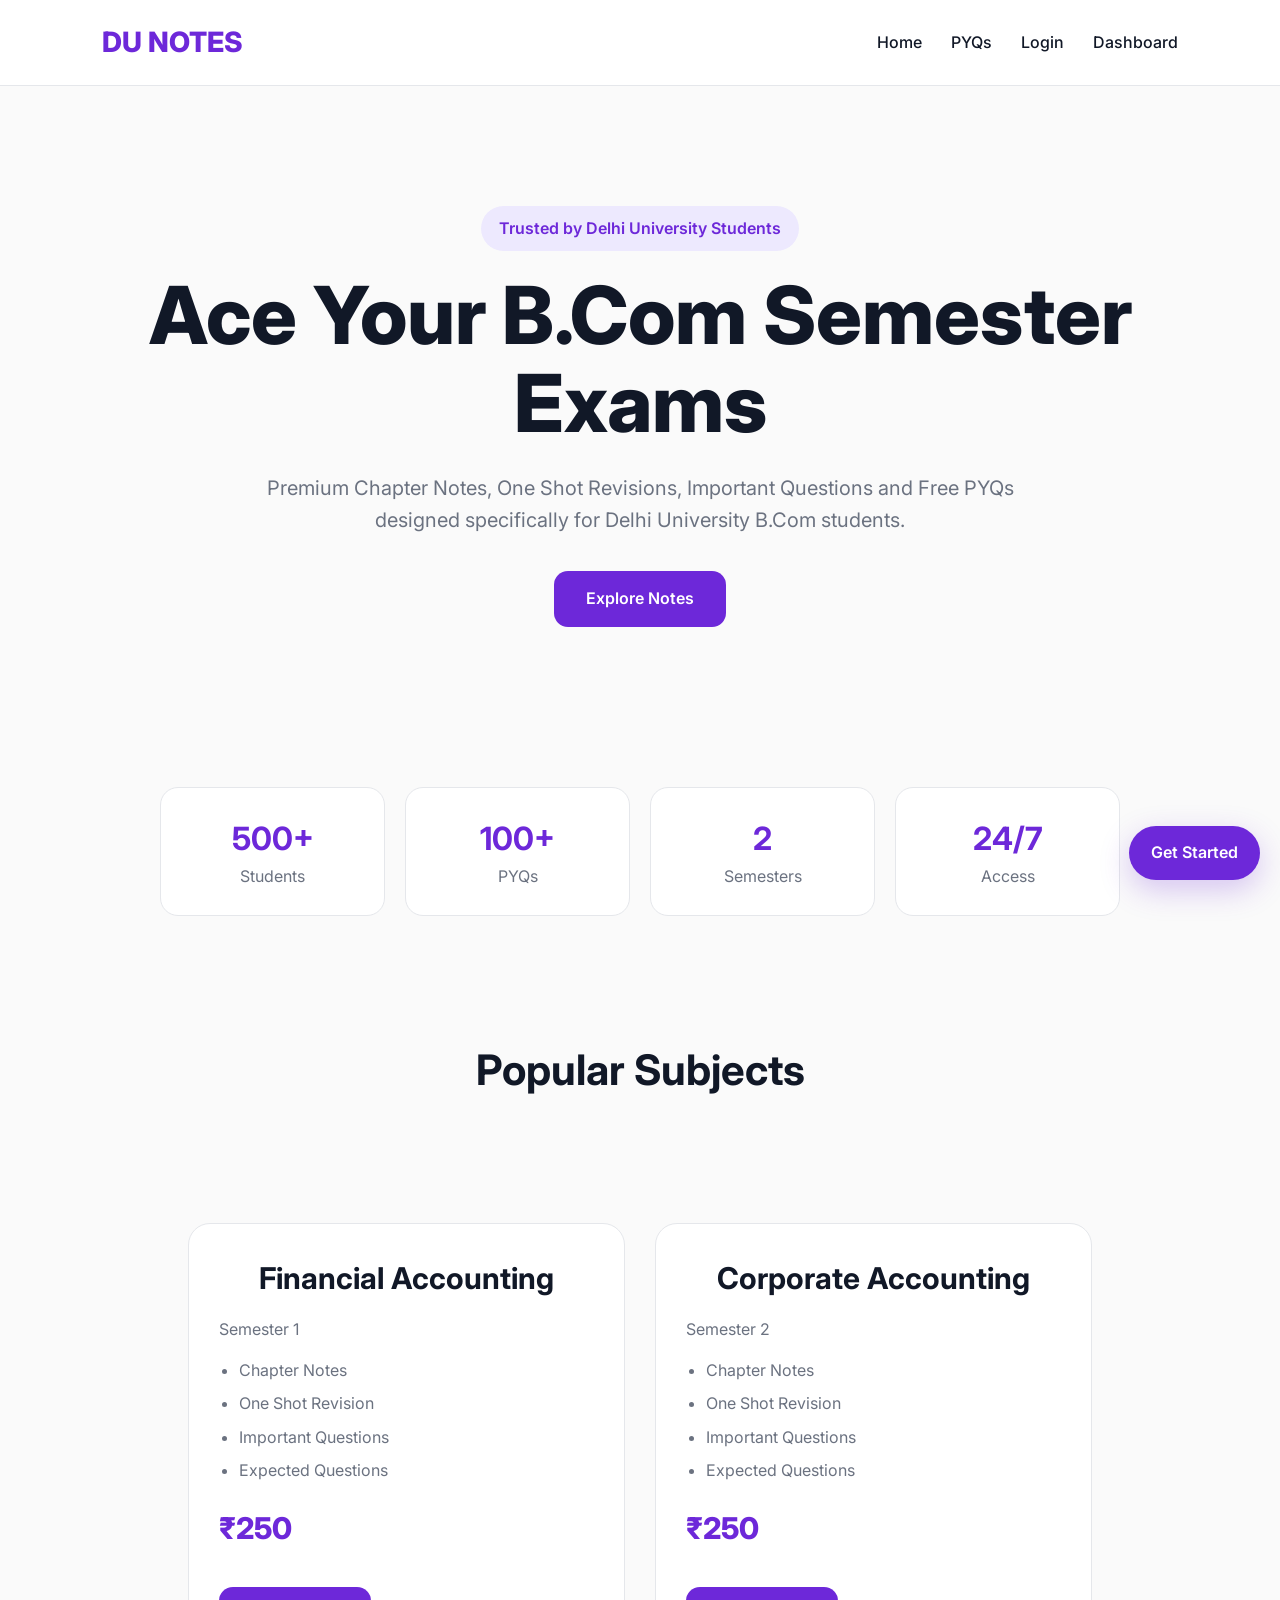
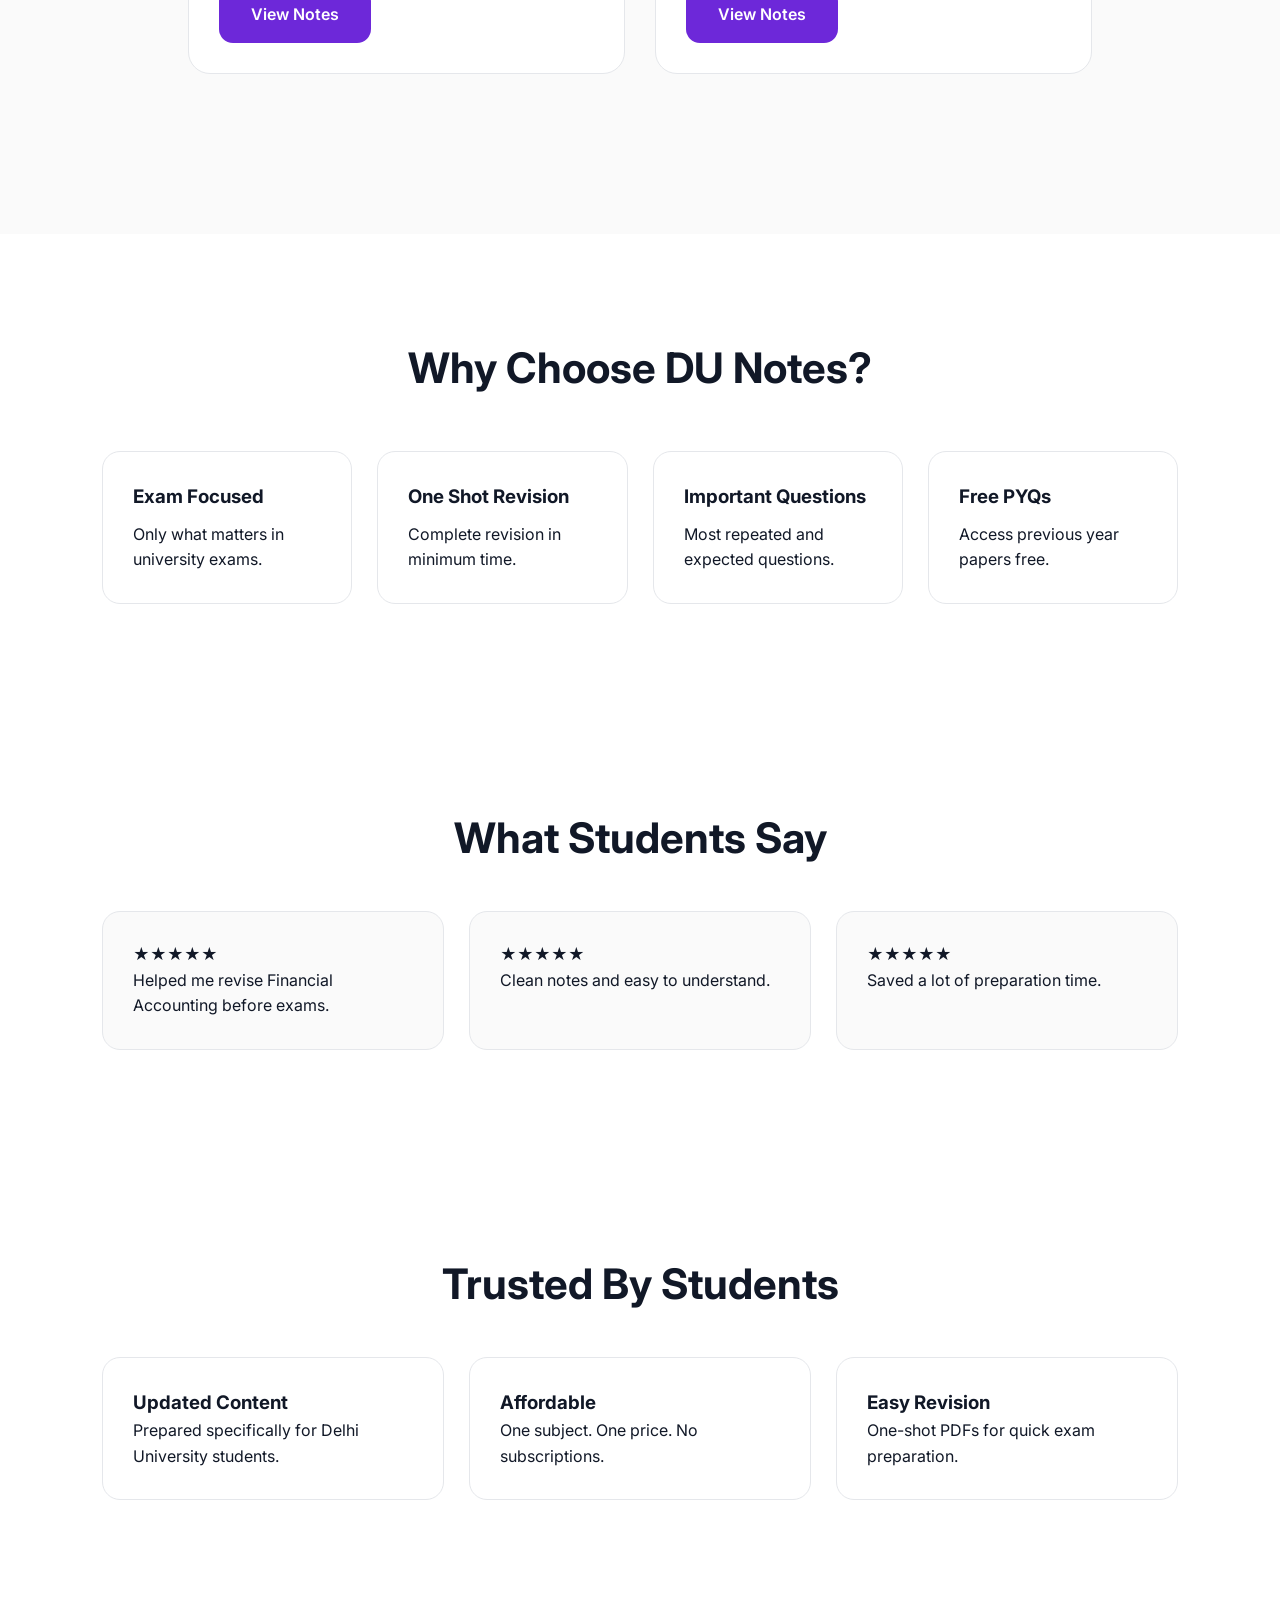
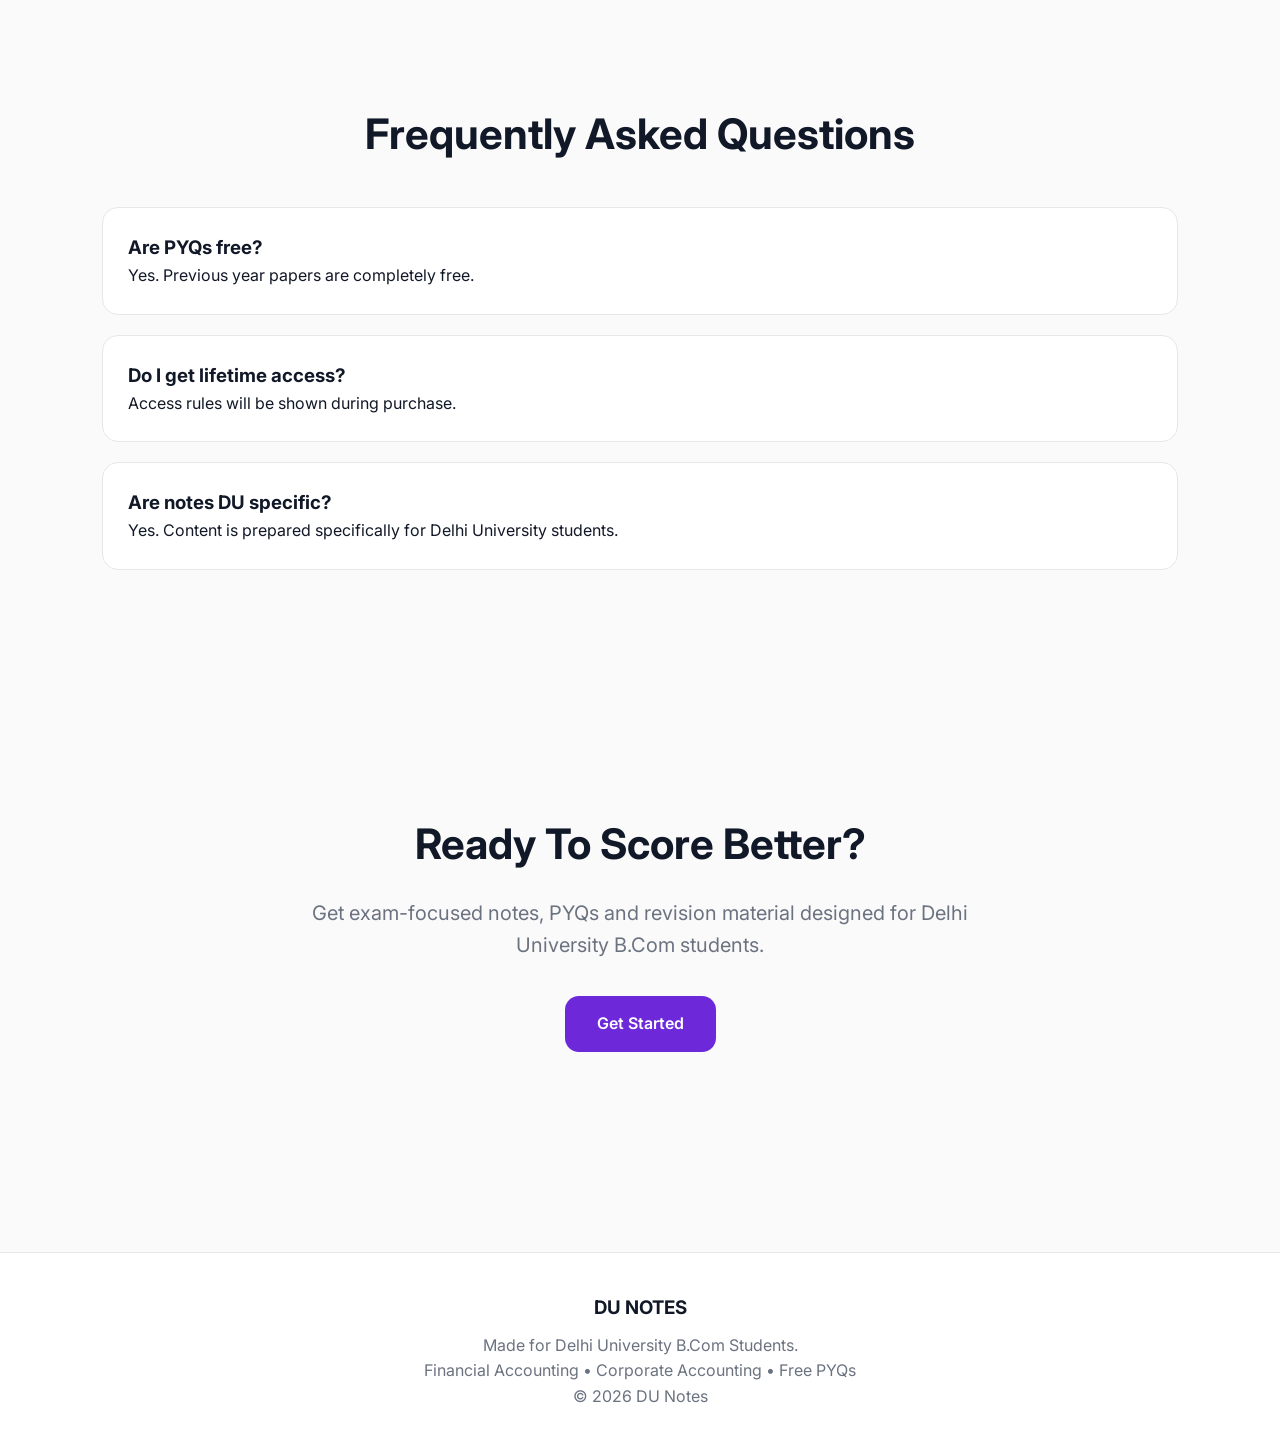
<file: index.html>
<!DOCTYPE html>
<html lang="en">
<head>
<meta charset="UTF-8">
<meta name="viewport" content="width=device-width, initial-scale=1.0">

<title>DU Notes | Delhi University Notes</title>

<link rel="stylesheet" href="style.css">

</head>
<body>

<nav class="navbar">

<div class="logo">
DU NOTES
</div>

<div class="nav-links">
<a href="index.html">Home</a>
<a href="pyqs.html">PYQs</a>
<a href="login.html">Login</a>
<a href="dashboard.html">Dashboard</a>
</div>

</nav>

<section class="hero">

<div class="badge">
Trusted by Delhi University Students
</div>

<h1>
Ace Your B.Com Semester Exams
</h1>

<p>
Premium Chapter Notes, One Shot Revisions,
Important Questions and Free PYQs designed specifically
for Delhi University B.Com students.
</p>

<a href="#subjects" class="btn">
Explore Notes
</a>

</section>

<section class="stats">

<div class="stat">
<h2>500+</h2>
<p>Students</p>
</div>

<div class="stat">
<h2>100+</h2>
<p>PYQs</p>
</div>

<div class="stat">
<h2>2</h2>
<p>Semesters</p>
</div>

<div class="stat">
<h2>24/7</h2>
<p>Access</p>
</div>

</section>

<section id="subjects" class="subjects-section">

<h2>
Popular Subjects
</h2>

<div class="semesters">

<div class="card">

<h2>Financial Accounting</h2>

<p>
Semester 1
</p>

<ul>
<li>Chapter Notes</li>
<li>One Shot Revision</li>
<li>Important Questions</li>
<li>Expected Questions</li>
</ul>

<span>₹250</span>

<a href="financial-accounting.html" class="btn">
View Notes
</a>

</div>

<div class="card">

<h2>Corporate Accounting</h2>

<p>
Semester 2
</p>

<ul>
<li>Chapter Notes</li>
<li>One Shot Revision</li>
<li>Important Questions</li>
<li>Expected Questions</li>
</ul>

<span>₹250</span>

<a href="corporate-accounting.html" class="btn">
View Notes
</a>

</div>

</div>

</section>

<section class="features">

<h2>
Why Choose DU Notes?
</h2>

<div class="feature-grid">

<div class="feature">
<h3>Exam Focused</h3>
<p>Only what matters in university exams.</p>
</div>

<div class="feature">
<h3>One Shot Revision</h3>
<p>Complete revision in minimum time.</p>
</div>

<div class="feature">
<h3>Important Questions</h3>
<p>Most repeated and expected questions.</p>
</div>

<div class="feature">
<h3>Free PYQs</h3>
<p>Access previous year papers free.</p>
</div>

</div>

</section>

<section class="testimonials">

<h2>
What Students Say
</h2>

<div class="testimonial-grid">

<div class="testimonial">
★★★★★
<p>
Helped me revise Financial Accounting before exams.
</p>
</div>

<div class="testimonial">
★★★★★
<p>
Clean notes and easy to understand.
</p>
</div>

<div class="testimonial">
★★★★★
<p>
Saved a lot of preparation time.
</p>
</div>

</div>

</section>

<section class="trust-section">

<h2 class="trust-title">
Trusted By Students
</h2>

<div class="trust-grid">

<div class="trust-card">
<h3>Updated Content</h3>
<p>
Prepared specifically for Delhi University students.
</p>
</div>

<div class="trust-card">
<h3>Affordable</h3>
<p>
One subject. One price. No subscriptions.
</p>
</div>

<div class="trust-card">
<h3>Easy Revision</h3>
<p>
One-shot PDFs for quick exam preparation.
</p>
</div>

</div>

</section>

<section class="faq">

<h2>Frequently Asked Questions</h2>

<div class="faq-item">
<h3>Are PYQs free?</h3>
<p>Yes. Previous year papers are completely free.</p>
</div>

<div class="faq-item">
<h3>Do I get lifetime access?</h3>
<p>Access rules will be shown during purchase.</p>
</div>

<div class="faq-item">
<h3>Are notes DU specific?</h3>
<p>Yes. Content is prepared specifically for Delhi University students.</p>
</div>

</section>

<section class="hero">

<h2>
Ready To Score Better?
</h2>

<p>
Get exam-focused notes, PYQs and revision material designed for Delhi University B.Com students.
</p>

<a href="login.html" class="btn">
Get Started
</a>

</section>

<footer>

<h3>DU NOTES</h3>

<p>
Made for Delhi University B.Com Students.
</p>

<p>
Financial Accounting • Corporate Accounting • Free PYQs
</p>

<p>
© 2026 DU Notes
</p>

</footer>

<a href="login.html" class="floating-btn">
Get Started
</a>

</body>
</html>
</file>
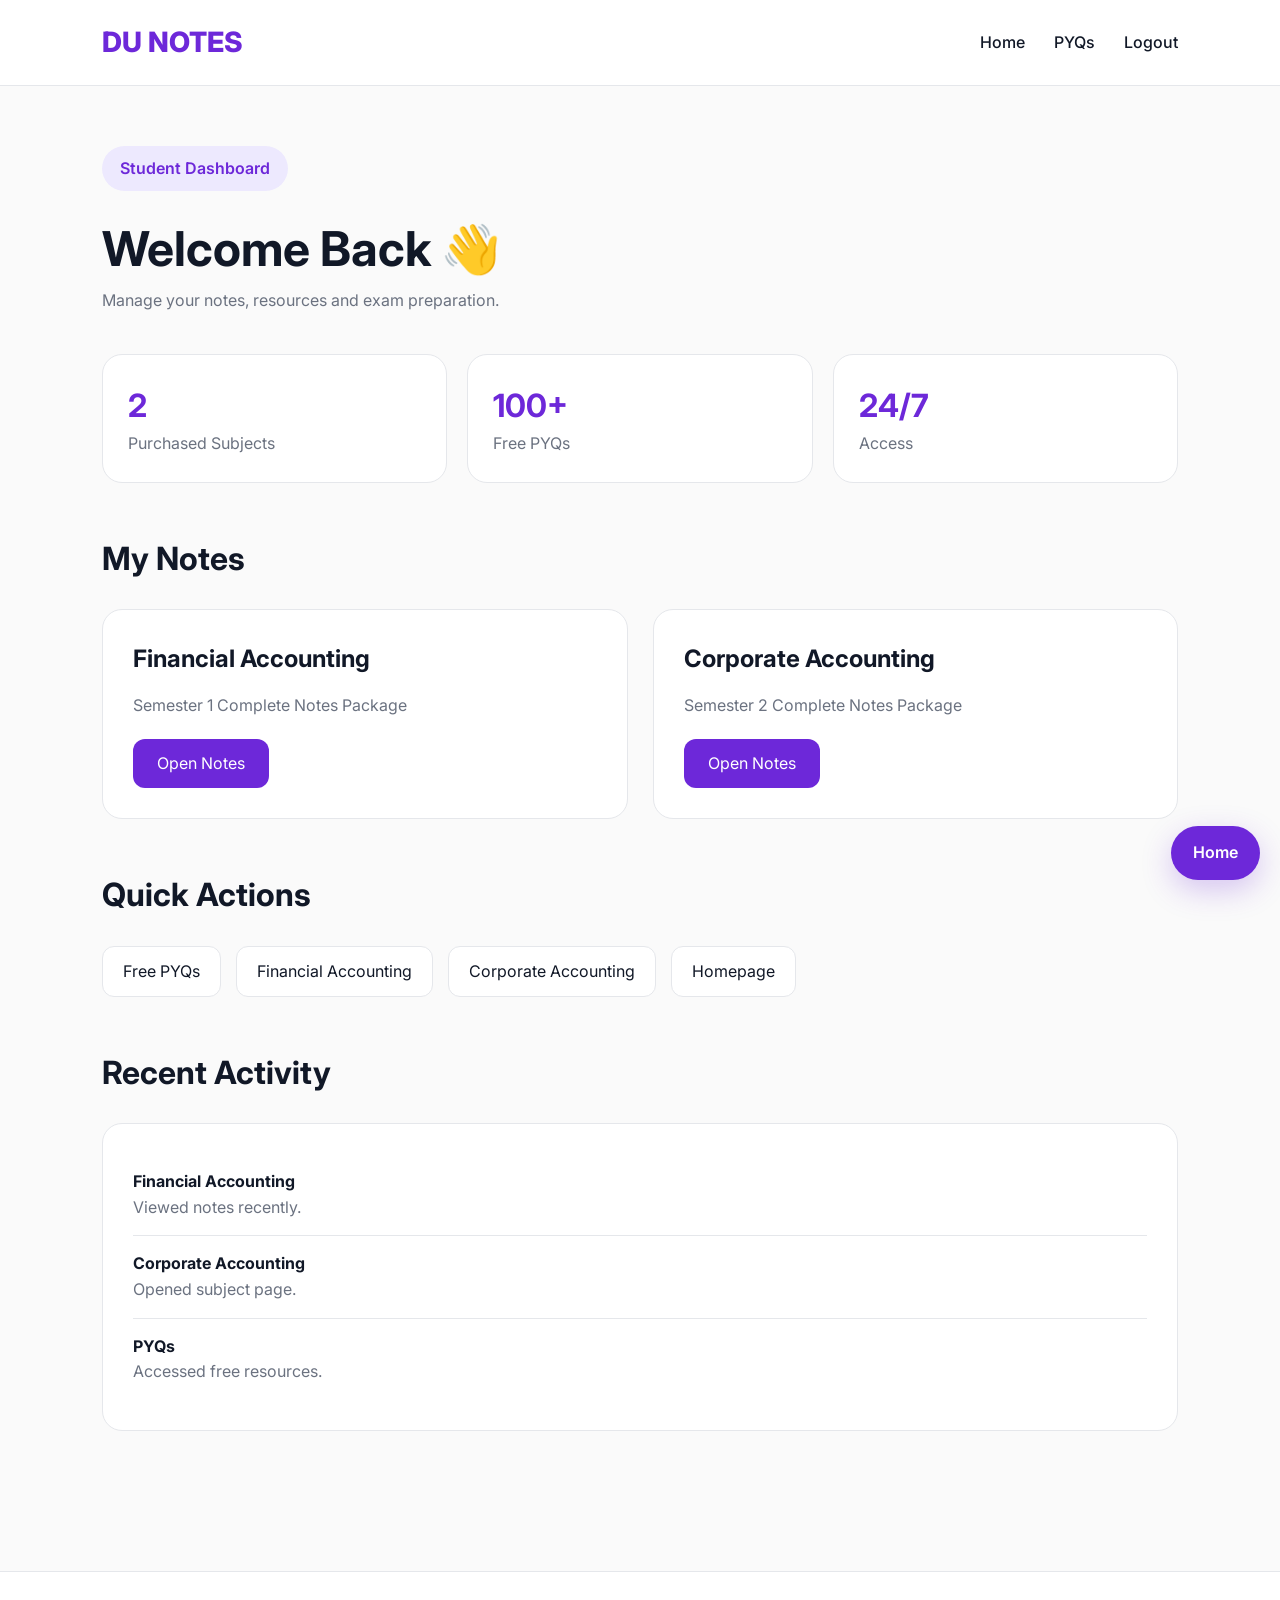
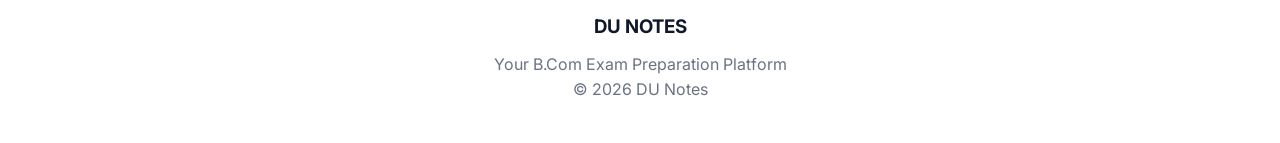
<file: dashboard.html>
<!DOCTYPE html>
<html lang="en">
<head>
<meta charset="UTF-8">
<meta name="viewport" content="width=device-width, initial-scale=1.0">

<title>Dashboard | DU Notes</title>

<link rel="stylesheet" href="style.css">

<style>

.dashboard{
padding:60px 8%;
}

.welcome{
display:flex;
justify-content:space-between;
align-items:center;
flex-wrap:wrap;
gap:20px;
margin-bottom:40px;
}

.welcome h1{
font-size:48px;
}

.welcome p{
color:#6b7280;
}

.stats-row{
display:grid;
grid-template-columns:repeat(auto-fit,minmax(220px,1fr));
gap:20px;
margin-bottom:50px;
}

.stat-card{
background:white;
padding:25px;
border-radius:20px;
border:1px solid #e5e7eb;
}

.stat-card h2{
color:#6D28D9;
font-size:32px;
}

.stat-card p{
color:#6b7280;
}

.section-title{
font-size:32px;
margin-bottom:25px;
}

.dashboard-grid{
display:grid;
grid-template-columns:repeat(auto-fit,minmax(320px,1fr));
gap:25px;
margin-bottom:50px;
}

.dashboard-card{
background:white;
border:1px solid #e5e7eb;
padding:30px;
border-radius:20px;
transition:.3s;
}

.dashboard-card:hover{
transform:translateY(-5px);
box-shadow:0 15px 35px rgba(0,0,0,.06);
}

.dashboard-card h2{
margin-bottom:15px;
}

.dashboard-card p{
color:#6b7280;
margin-bottom:20px;
}

.open-btn{
display:inline-block;
padding:12px 24px;
background:#6D28D9;
color:white;
text-decoration:none;
border-radius:12px;
}

.quick-links{
display:flex;
gap:15px;
flex-wrap:wrap;
margin-bottom:50px;
}

.quick-links a{
padding:12px 20px;
background:white;
border:1px solid #e5e7eb;
border-radius:12px;
text-decoration:none;
color:#111827;
}

.activity{
background:white;
padding:30px;
border-radius:20px;
border:1px solid #e5e7eb;
}

.activity h2{
margin-bottom:20px;
}

.activity-item{
padding:15px 0;
border-bottom:1px solid #e5e7eb;
}

.activity-item:last-child{
border-bottom:none;
}

.activity-item p{
color:#6b7280;
}

@media(max-width:768px){

.welcome h1{
font-size:36px;
}

.section-title{
font-size:28px;
}

}
</style>

</head>

<body>

<nav class="navbar">

<div class="logo">
DU NOTES
</div>

<div class="nav-links">
<a href="index.html">Home</a>
<a href="pyqs.html">PYQs</a>
<a href="login.html">Logout</a>
</div>

</nav>

<section class="dashboard">

<div class="welcome">

<div>

<div class="badge">
Student Dashboard
</div>

<h1>
Welcome Back 👋
</h1>

<p>
Manage your notes, resources and exam preparation.
</p>

</div>

</div>

<div class="stats-row">

<div class="stat-card">
<h2>2</h2>
<p>Purchased Subjects</p>
</div>

<div class="stat-card">
<h2>100+</h2>
<p>Free PYQs</p>
</div>

<div class="stat-card">
<h2>24/7</h2>
<p>Access</p>
</div>

</div>

<h2 class="section-title">
My Notes
</h2>

<div class="dashboard-grid">

<div class="dashboard-card">

<h2>
Financial Accounting
</h2>

<p>
Semester 1 Complete Notes Package
</p>

<a href="financial-accounting.html" class="open-btn">
Open Notes
</a>

</div>

<div class="dashboard-card">

<h2>
Corporate Accounting
</h2>

<p>
Semester 2 Complete Notes Package
</p>

<a href="corporate-accounting.html" class="open-btn">
Open Notes
</a>

</div>

</div>

<h2 class="section-title">
Quick Actions
</h2>

<div class="quick-links">

<a href="pyqs.html">
Free PYQs
</a>

<a href="financial-accounting.html">
Financial Accounting
</a>

<a href="corporate-accounting.html">
Corporate Accounting
</a>

<a href="index.html">
Homepage
</a>

</div>

<h2 class="section-title">
Recent Activity
</h2>

<div class="activity">

<div class="activity-item">
<strong>Financial Accounting</strong>
<p>Viewed notes recently.</p>
</div>

<div class="activity-item">
<strong>Corporate Accounting</strong>
<p>Opened subject page.</p>
</div>

<div class="activity-item">
<strong>PYQs</strong>
<p>Accessed free resources.</p>
</div>

</div>

</section>

<footer>

<h3>DU NOTES</h3>

<p>
Your B.Com Exam Preparation Platform
</p>

<p>
© 2026 DU Notes
</p>

</footer>

<a href="index.html" class="floating-btn">
Home
</a>

</body>
</html>
</file>
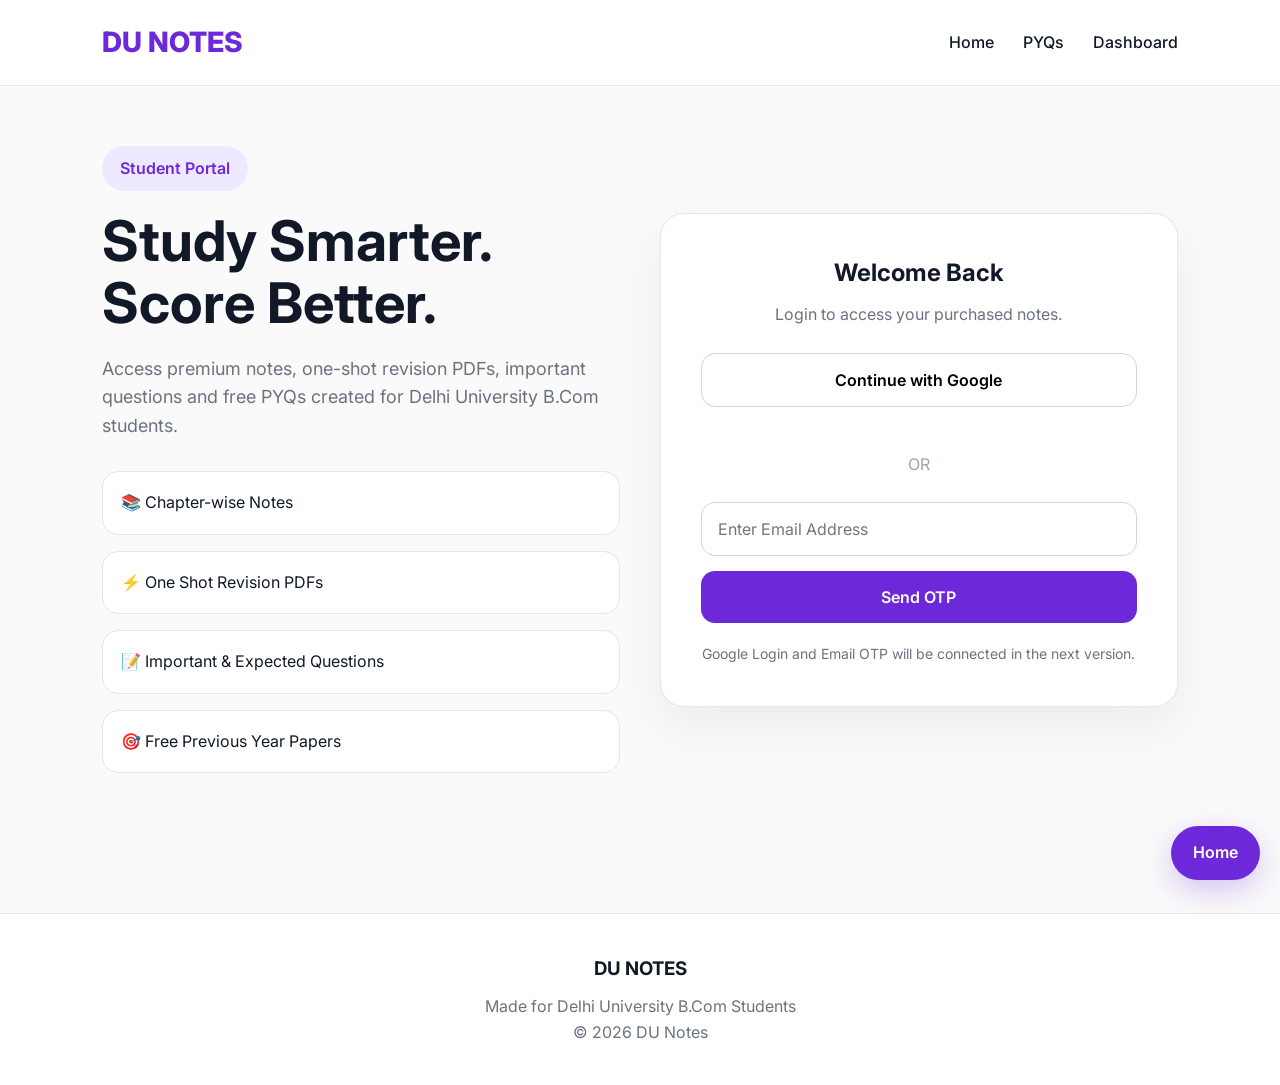
<file: login.html>
<!DOCTYPE html>
<html lang="en">
<head>
<meta charset="UTF-8">
<meta name="viewport" content="width=device-width, initial-scale=1.0">

<title>Login | DU Notes</title>

<link rel="stylesheet" href="style.css">

<style>

.login-wrapper{
min-height:80vh;
display:grid;
grid-template-columns:1fr 1fr;
gap:40px;
padding:60px 8%;
align-items:center;
}

.login-left h1{
font-size:56px;
line-height:1.1;
margin-bottom:20px;
}

.login-left p{
font-size:18px;
color:#6b7280;
margin-bottom:30px;
}

.benefits{
display:flex;
flex-direction:column;
gap:16px;
}

.benefit{
background:white;
border:1px solid #e5e7eb;
padding:18px;
border-radius:16px;
}

.login-card{
background:white;
border:1px solid #e5e7eb;
border-radius:24px;
padding:40px;
box-shadow:0 20px 50px rgba(0,0,0,.06);
}

.login-card h2{
text-align:center;
margin-bottom:10px;
}

.login-card p{
text-align:center;
color:#6b7280;
margin-bottom:25px;
}

.google-btn{
width:100%;
padding:16px;
background:white;
border:1px solid #d1d5db;
border-radius:14px;
font-size:16px;
font-weight:600;
cursor:pointer;
margin-bottom:20px;
}

.google-btn:hover{
background:#f9fafb;
}

.divider{
text-align:center;
margin:25px 0;
color:#9ca3af;
}

.input{
width:100%;
padding:16px;
border:1px solid #d1d5db;
border-radius:14px;
margin-bottom:15px;
font-size:16px;
}

.login-btn{
width:100%;
padding:16px;
background:#6D28D9;
color:white;
border:none;
border-radius:14px;
font-size:16px;
font-weight:600;
cursor:pointer;
}

.login-btn:hover{
opacity:.95;
}

.note{
margin-top:20px;
font-size:14px;
text-align:center;
color:#6b7280;
}

@media(max-width:900px){

.login-wrapper{
grid-template-columns:1fr;
}

.login-left h1{
font-size:42px;
}

}
</style>

</head>

<body>

<nav class="navbar">

<div class="logo">
DU NOTES
</div>

<div class="nav-links">
<a href="index.html">Home</a>
<a href="pyqs.html">PYQs</a>
<a href="dashboard.html">Dashboard</a>
</div>

</nav>

<section class="login-wrapper">

<div class="login-left">

<div class="badge">
Student Portal
</div>

<h1>
Study Smarter.
Score Better.
</h1>

<p>
Access premium notes, one-shot revision PDFs,
important questions and free PYQs created for
Delhi University B.Com students.
</p>

<div class="benefits">

<div class="benefit">
📚 Chapter-wise Notes
</div>

<div class="benefit">
⚡ One Shot Revision PDFs
</div>

<div class="benefit">
📝 Important & Expected Questions
</div>

<div class="benefit">
🎯 Free Previous Year Papers
</div>

</div>

</div>

<div class="login-card">

<h2>
Welcome Back
</h2>

<p>
Login to access your purchased notes.
</p>

<button class="google-btn">
Continue with Google
</button>

<div class="divider">
OR
</div>

<input
type="email"
placeholder="Enter Email Address"
class="input">

<button class="login-btn">
Send OTP
</button>

<div class="note">
Google Login and Email OTP will be connected in the next version.
</div>

</div>

</section>

<footer>

<h3>DU NOTES</h3>

<p>
Made for Delhi University B.Com Students
</p>

<p>
© 2026 DU Notes
</p>

</footer>

<a href="index.html" class="floating-btn">
Home
</a>

</body>
</html>
</file>
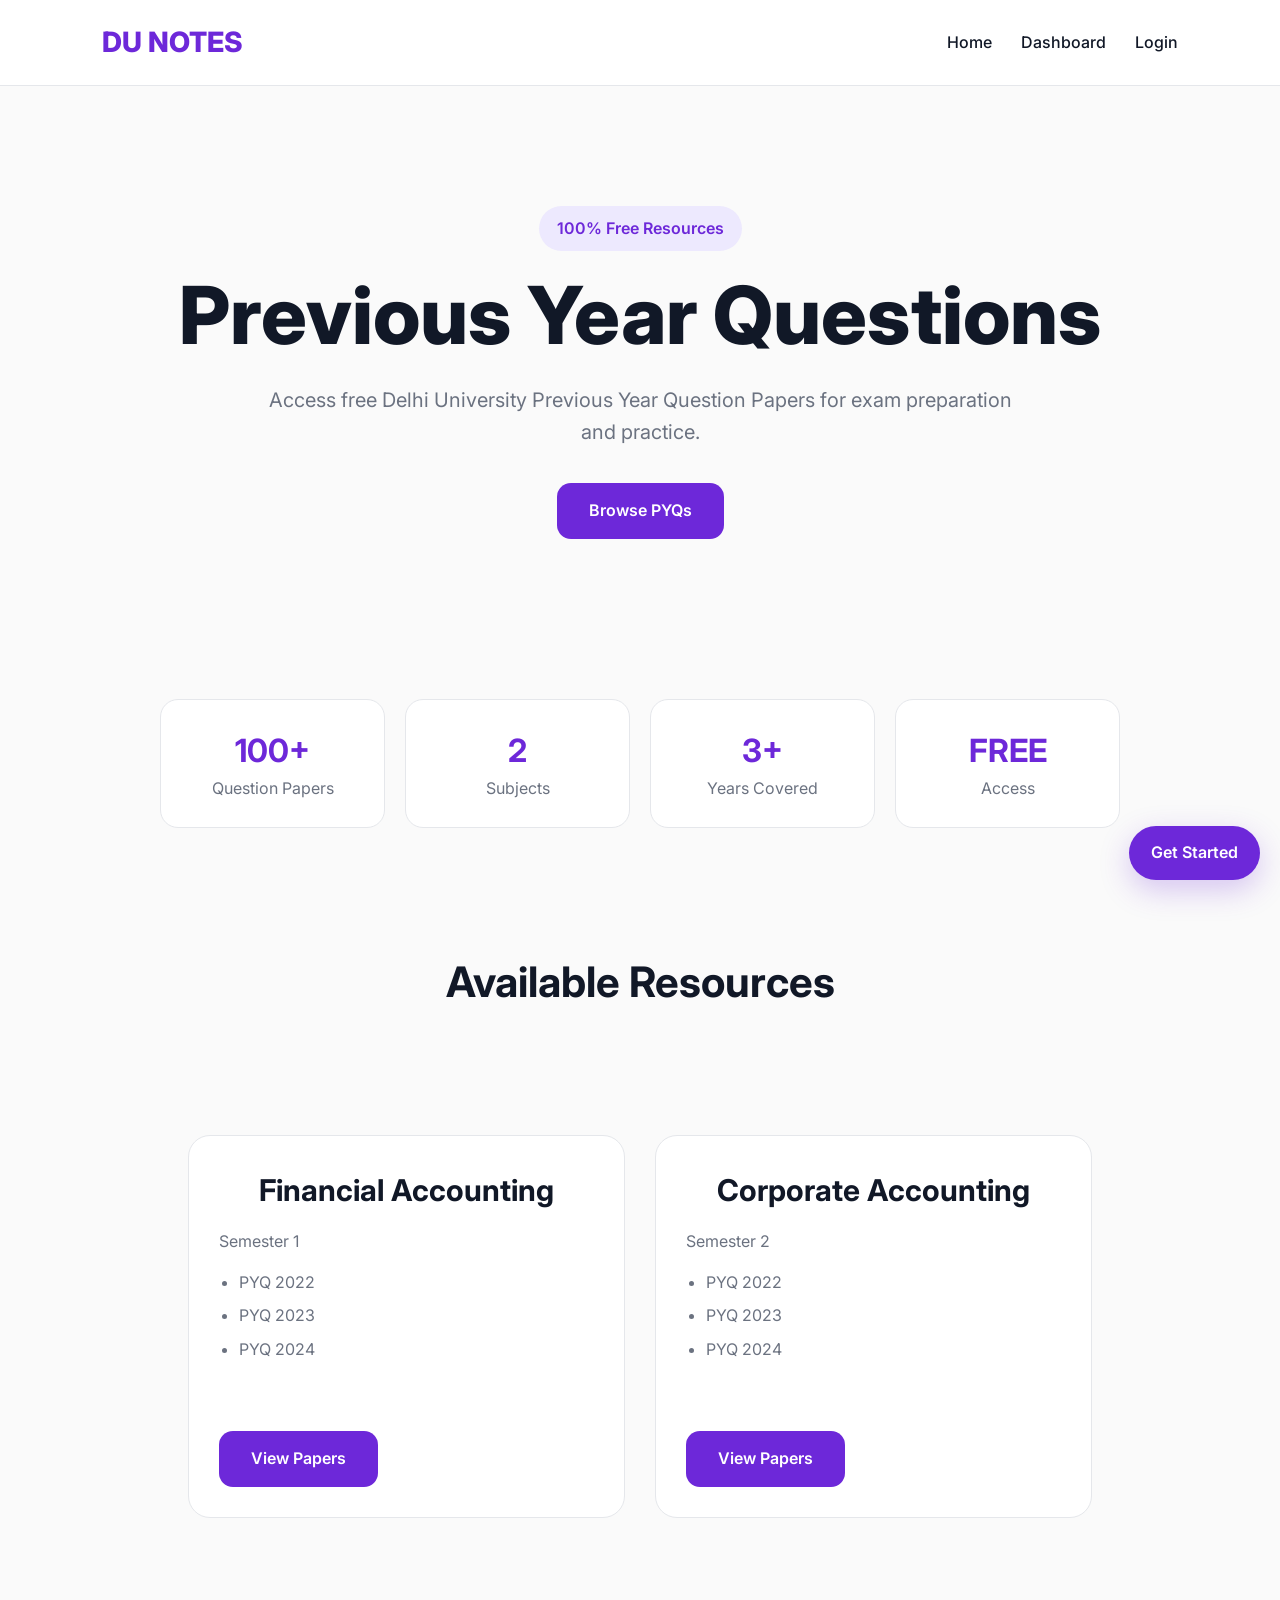
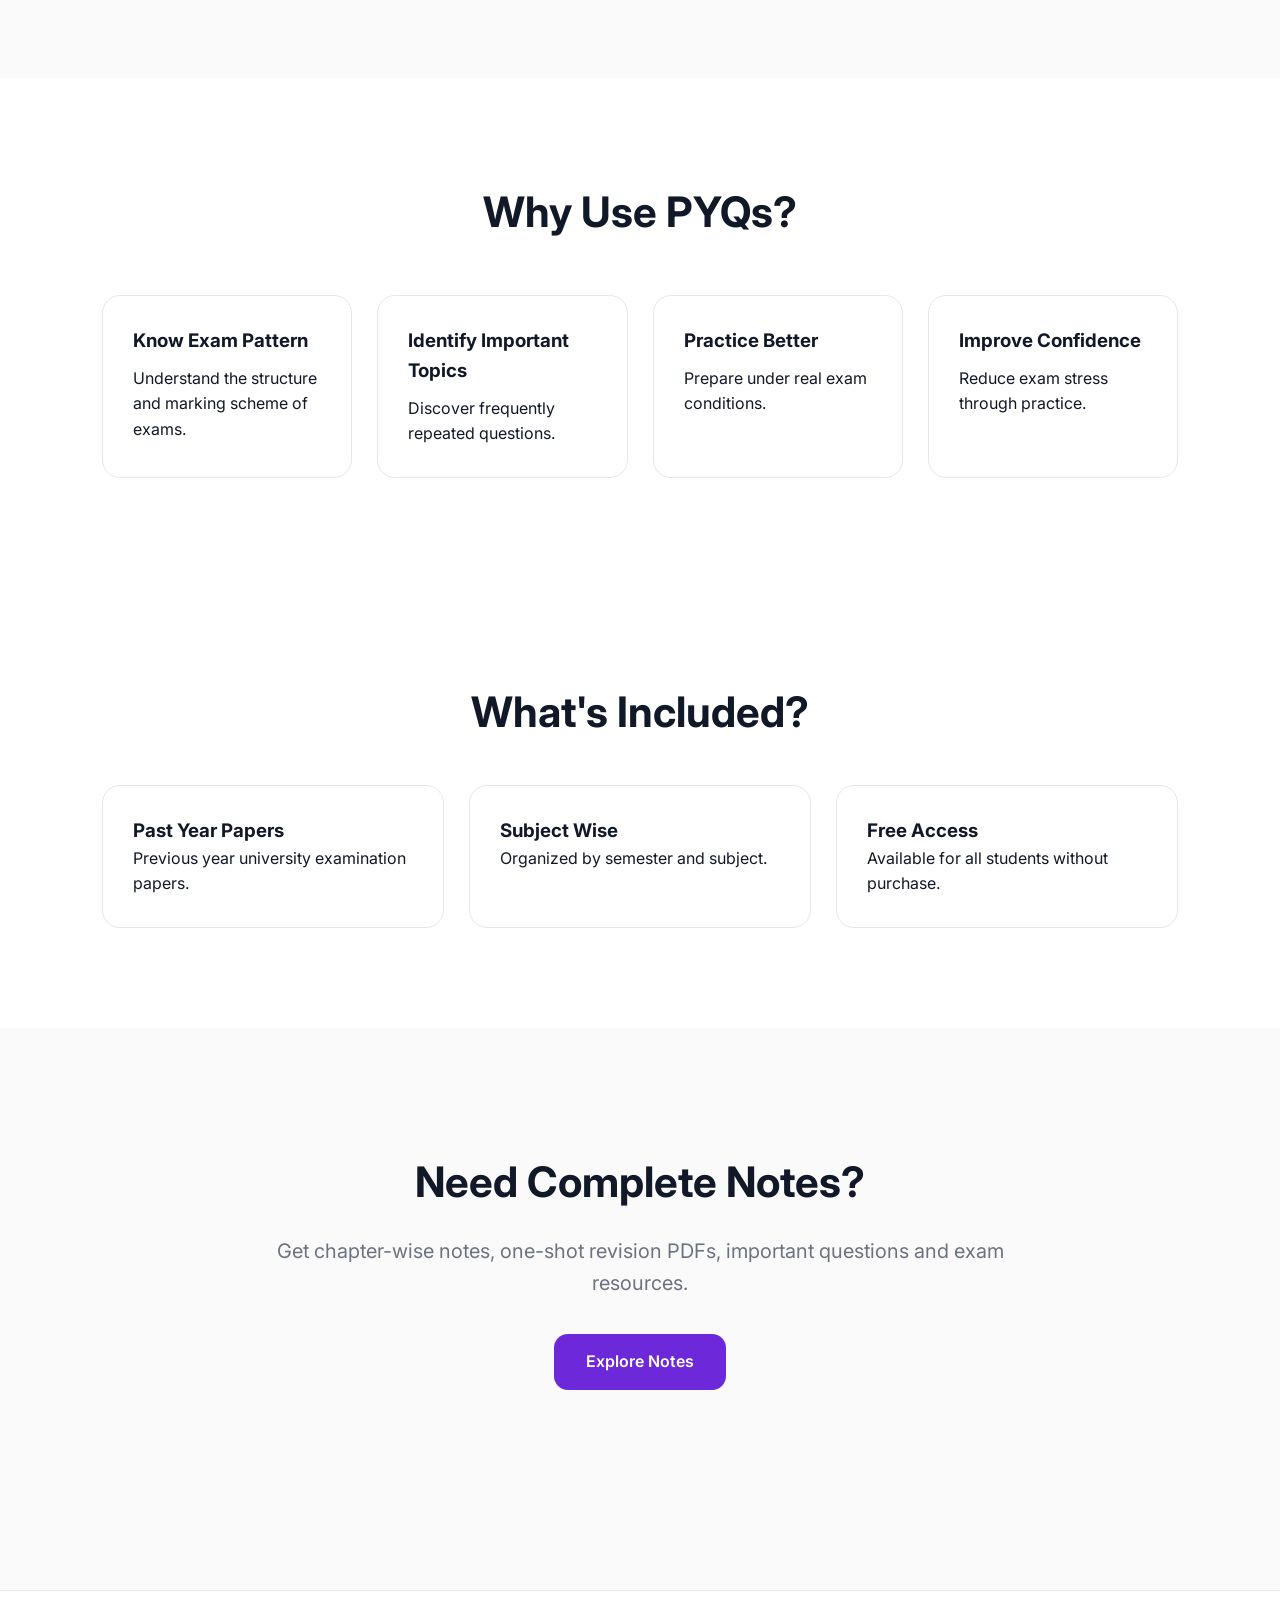
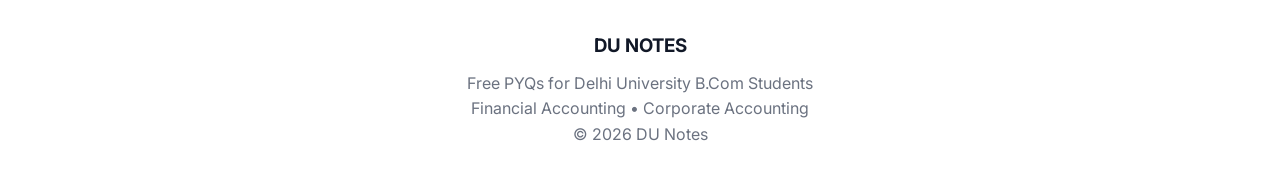
<file: pyqs.html>
<!DOCTYPE html>
<html lang="en">
<head>
<meta charset="UTF-8">
<meta name="viewport" content="width=device-width, initial-scale=1.0">

<title>Free PYQs | DU Notes</title>

<link rel="stylesheet" href="style.css">

</head>

<body>

<nav class="navbar">

<div class="logo">
DU NOTES
</div>

<div class="nav-links">
<a href="index.html">Home</a>
<a href="dashboard.html">Dashboard</a>
<a href="login.html">Login</a>
</div>

</nav>

<section class="hero">

<div class="badge">
100% Free Resources
</div>

<h1>
Previous Year Questions
</h1>

<p>
Access free Delhi University Previous Year Question Papers
for exam preparation and practice.
</p>

<a href="#resources" class="btn">
Browse PYQs
</a>

</section>

<section class="stats">

<div class="stat">
<h2>100+</h2>
<p>Question Papers</p>
</div>

<div class="stat">
<h2>2</h2>
<p>Subjects</p>
</div>

<div class="stat">
<h2>3+</h2>
<p>Years Covered</p>
</div>

<div class="stat">
<h2>FREE</h2>
<p>Access</p>
</div>

</section>

<section id="resources" class="subjects-section">

<h2>
Available Resources
</h2>

<div class="semesters">

<div class="card">

<h2>
Financial Accounting
</h2>

<p>
Semester 1
</p>

<ul>
<li>PYQ 2022</li>
<li>PYQ 2023</li>
<li>PYQ 2024</li>
</ul>

<br>

<a href="#" class="btn">
View Papers
</a>

</div>

<div class="card">

<h2>
Corporate Accounting
</h2>

<p>
Semester 2
</p>

<ul>
<li>PYQ 2022</li>
<li>PYQ 2023</li>
<li>PYQ 2024</li>
</ul>

<br>

<a href="#" class="btn">
View Papers
</a>

</div>

</div>

</section>

<section class="features">

<h2>
Why Use PYQs?
</h2>

<div class="feature-grid">

<div class="feature">
<h3>Know Exam Pattern</h3>
<p>
Understand the structure and marking scheme of exams.
</p>
</div>

<div class="feature">
<h3>Identify Important Topics</h3>
<p>
Discover frequently repeated questions.
</p>
</div>

<div class="feature">
<h3>Practice Better</h3>
<p>
Prepare under real exam conditions.
</p>
</div>

<div class="feature">
<h3>Improve Confidence</h3>
<p>
Reduce exam stress through practice.
</p>
</div>

</div>

</section>

<section class="trust-section">

<h2 class="trust-title">
What's Included?
</h2>

<div class="trust-grid">

<div class="trust-card">
<h3>Past Year Papers</h3>
<p>
Previous year university examination papers.
</p>
</div>

<div class="trust-card">
<h3>Subject Wise</h3>
<p>
Organized by semester and subject.
</p>
</div>

<div class="trust-card">
<h3>Free Access</h3>
<p>
Available for all students without purchase.
</p>
</div>

</div>

</section>

<section class="hero">

<h2>
Need Complete Notes?
</h2>

<p>
Get chapter-wise notes, one-shot revision PDFs,
important questions and exam resources.
</p>

<a href="financial-accounting.html" class="btn">
Explore Notes
</a>

</section>

<footer>

<h3>DU NOTES</h3>

<p>
Free PYQs for Delhi University B.Com Students
</p>

<p>
Financial Accounting • Corporate Accounting
</p>

<p>
© 2026 DU Notes
</p>

</footer>

<a href="login.html" class="floating-btn">
Get Started
</a>

</body>
</html>
</file>
<file: style.css>
@import url('https://fonts.googleapis.com/css2?family=Inter:wght@300;400;500;600;700;800;900&display=swap');

*{
margin:0;
padding:0;
box-sizing:border-box;
font-family:'Inter',sans-serif;
}

html{
scroll-behavior:smooth;
}

body{
background:#fafafa;
color:#111827;
line-height:1.6;
}

.navbar{
display:flex;
justify-content:space-between;
align-items:center;
padding:20px 8%;
background:rgba(255,255,255,.9);
backdrop-filter:blur(10px);
border-bottom:1px solid #e5e7eb;
position:sticky;
top:0;
z-index:100;
}

.logo{
font-size:28px;
font-weight:800;
color:#6D28D9;
}

.nav-links a{
text-decoration:none;
margin-left:25px;
font-weight:500;
color:#111827;
transition:.3s;
}

.nav-links a:hover{
color:#6D28D9;
}

.badge{
display:inline-block;
padding:10px 18px;
border-radius:999px;
background:#ede9fe;
color:#6D28D9;
font-weight:600;
margin-bottom:20px;
}

.hero{
padding:120px 20px;
text-align:center;
max-width:1100px;
margin:auto;
}

.hero h1{
font-size:clamp(3rem,8vw,5rem);
font-weight:800;
line-height:1.1;
margin-bottom:25px;
}

.hero h2{
font-size:42px;
margin-bottom:20px;
}

.hero p{
font-size:20px;
max-width:750px;
margin:auto;
color:#6b7280;
}

.btn{
display:inline-block;
margin-top:35px;
padding:15px 32px;
background:#6D28D9;
color:white;
text-decoration:none;
border-radius:14px;
font-weight:600;
transition:.3s;
}

.btn:hover{
transform:translateY(-3px);
box-shadow:0 15px 30px rgba(109,40,217,.2);
}

.stats{
display:grid;
grid-template-columns:repeat(4,1fr);
gap:20px;
max-width:1000px;
margin:auto;
padding:40px 20px;
}

.stat{
background:white;
padding:25px;
border-radius:18px;
text-align:center;
border:1px solid #e5e7eb;
}

.stat h2{
font-size:32px;
color:#6D28D9;
}

.stat p{
color:#6b7280;
}

.subjects-section{
padding:80px 8%;
}

.subjects-section h2{
text-align:center;
font-size:42px;
margin-bottom:40px;
}

.semesters{
display:grid;
grid-template-columns:repeat(auto-fit,minmax(320px,1fr));
gap:30px;
padding:80px 8%;
}

.card{
background:white;
border:1px solid #e5e7eb;
border-radius:22px;
padding:30px;
transition:.3s;
}

.card:hover{
transform:translateY(-6px);
box-shadow:0 20px 40px rgba(0,0,0,.06);
}

.card h2{
font-size:30px;
margin-bottom:15px;
}

.card p{
margin-bottom:10px;
color:#6b7280;
}

.card span{
display:block;
margin-top:20px;
font-size:30px;
font-weight:800;
color:#6D28D9;
}

.card ul{
margin-top:15px;
margin-left:20px;
color:#6b7280;
}

.card li{
margin-bottom:8px;
}

.features{
padding:100px 8%;
background:white;
}

.features h2{
text-align:center;
font-size:42px;
margin-bottom:50px;
}

.feature-grid{
display:grid;
grid-template-columns:repeat(auto-fit,minmax(250px,1fr));
gap:25px;
}

.feature{
padding:30px;
border:1px solid #e5e7eb;
border-radius:18px;
}

.feature h3{
margin-bottom:10px;
}

.testimonials{
padding:100px 8%;
background:white;
}

.testimonials h2{
text-align:center;
margin-bottom:40px;
font-size:42px;
}

.testimonial-grid{
display:grid;
grid-template-columns:repeat(auto-fit,minmax(250px,1fr));
gap:25px;
}

.testimonial{
background:#fafafa;
padding:30px;
border-radius:18px;
border:1px solid #e5e7eb;
}

.faq{
padding:100px 8%;
}

.faq h2{
text-align:center;
margin-bottom:40px;
font-size:42px;
}

.faq-item{
background:white;
padding:25px;
border-radius:16px;
border:1px solid #e5e7eb;
margin-bottom:20px;
}

.trust-section{
padding:100px 8%;
background:white;
}

.trust-title{
text-align:center;
font-size:42px;
margin-bottom:40px;
}

.trust-grid{
display:grid;
grid-template-columns:repeat(auto-fit,minmax(250px,1fr));
gap:25px;
}

.trust-card{
background:white;
padding:30px;
border-radius:18px;
border:1px solid #e5e7eb;
}

.preview-img{
width:100%;
border-radius:16px;
margin-top:20px;
}

.floating-btn{
position:fixed;
bottom:20px;
right:20px;
background:#6D28D9;
color:white;
padding:14px 22px;
border-radius:999px;
text-decoration:none;
font-weight:600;
box-shadow:0 10px 30px rgba(109,40,217,.25);
z-index:999;
}

footer{
margin-top:80px;
padding:40px;
text-align:center;
background:white;
border-top:1px solid #e5e7eb;
color:#6b7280;
}

footer h3{
margin-bottom:10px;
color:#111827;
}

@media(max-width:768px){

.navbar{
padding:18px;
flex-direction:column;
gap:10px;
}

.nav-links{
display:flex;
flex-wrap:wrap;
justify-content:center;
}

.nav-links a{
margin:5px 10px;
}

.hero{
padding:80px 20px;
}

.hero p{
font-size:18px;
}

.stats{
grid-template-columns:1fr 1fr;
}

.hero h2,
.features h2,
.faq h2,
.testimonials h2,
.subjects-section h2,
.trust-title{
font-size:32px;
}

.semesters{
padding:50px 20px;
}
}
</file>
